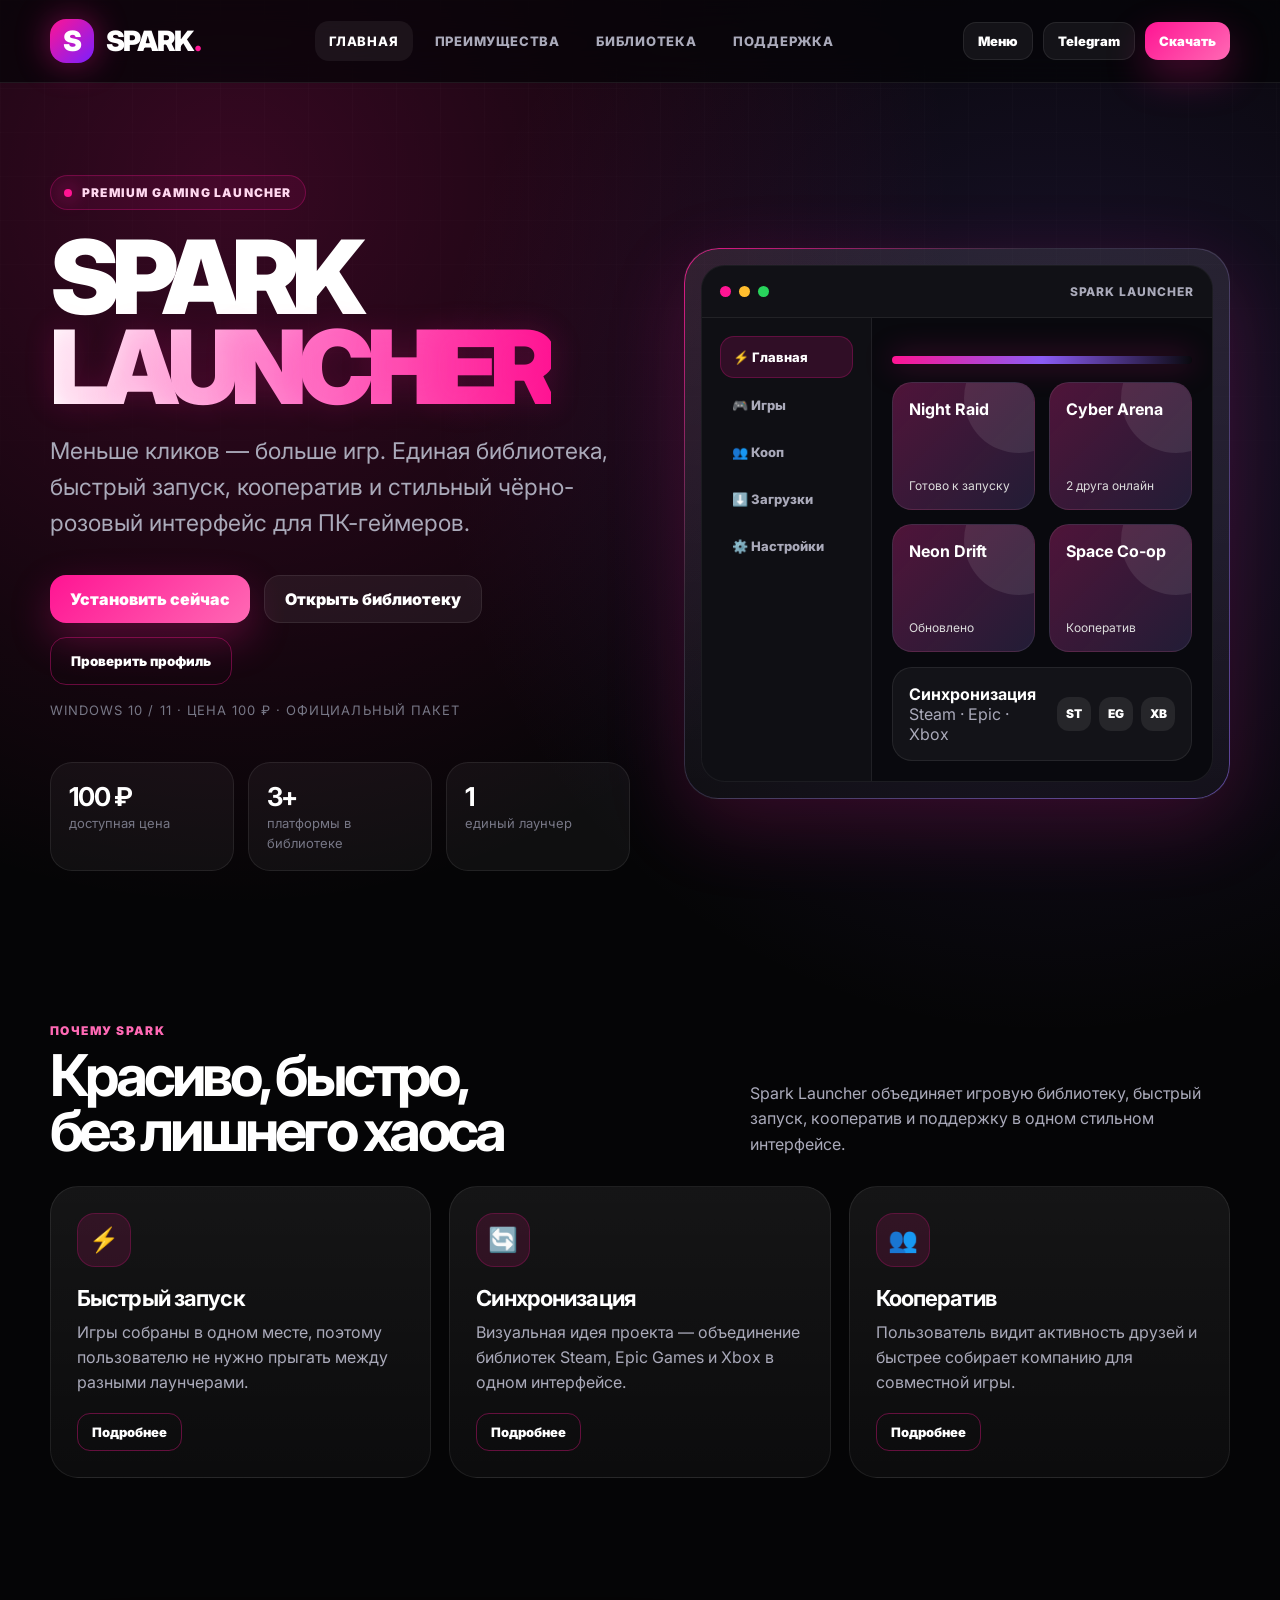
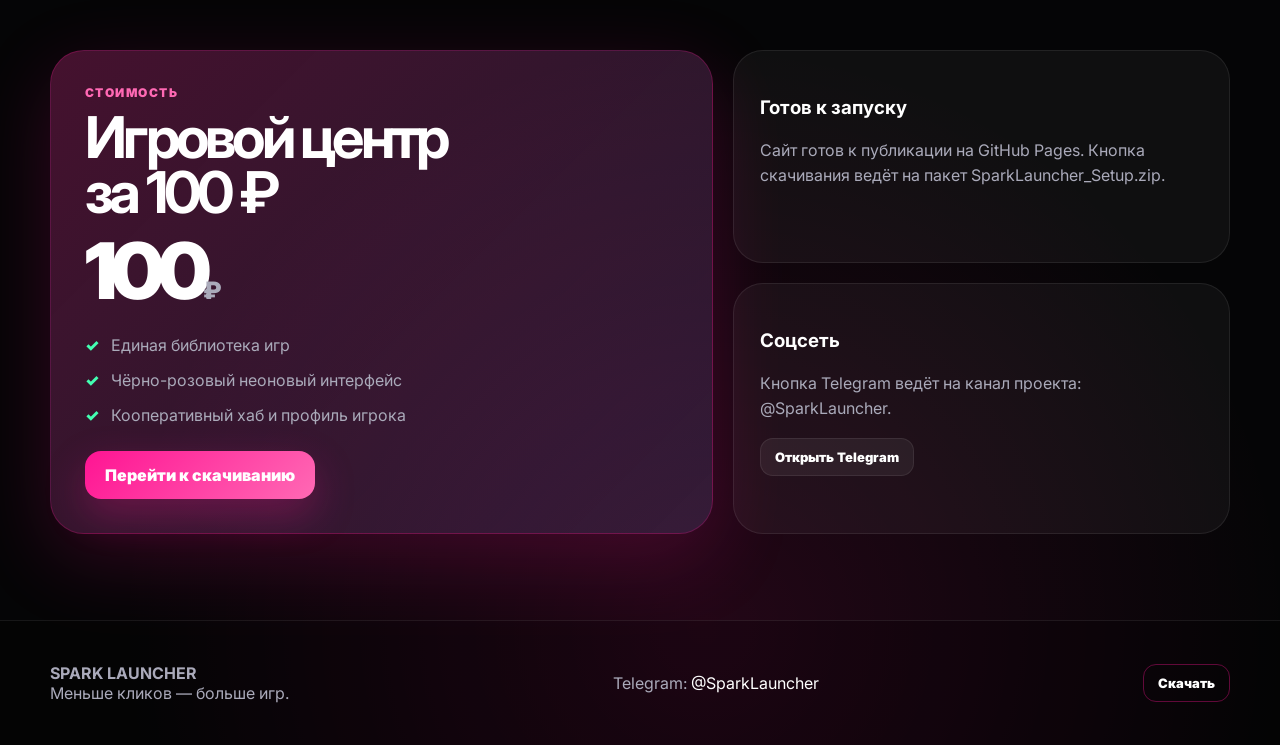
<file: index.html>
<!DOCTYPE html>
<html lang="ru">
<head>
  <meta charset="UTF-8">
  <meta name="viewport" content="width=device-width, initial-scale=1.0">
  <title>Spark Launcher | Меньше кликов — больше игр</title>
  <meta name="description" content="Стильный игровой лаунчер для ПК с библиотекой, кооперативом и красивым неоновым интерфейсом.">
  <link rel="preconnect" href="https://fonts.googleapis.com">
  <link rel="preconnect" href="https://fonts.gstatic.com" crossorigin>
  <link href="https://fonts.googleapis.com/css2?family=Inter:wght@400;600;700;800;900&display=swap" rel="stylesheet">
  <link rel="stylesheet" href="assets/css/style.css">
</head>
<body>
  <nav class="nav">
    <div class="wrap nav-inner">
      <a class="logo" href="index.html" aria-label="Spark Launcher главная">
        <span class="logo-mark">S</span><span>SPARK<span class="logo-dot">.</span></span>
      </a>
      <div class="nav-links" data-menu>
        <a href="index.html">Главная</a>
        <a href="features.html">Преимущества</a>
        <a href="library.html">Библиотека</a>
        <a href="support.html">Поддержка</a>
      </div>
      <div class="nav-actions">
        <button class="btn btn-ghost btn-small mobile-toggle" data-menu-toggle type="button">Меню</button>
        <a class="btn btn-ghost btn-small desktop-only" href="https://t.me/SparkLauncher" target="_blank" rel="noopener">Telegram</a>
        <a class="btn btn-primary btn-small" href="download.html">Скачать</a>
      </div>
    </div>
  </nav>
  <main>
    <section class="hero">
      <div class="wrap hero-grid">
        <div class="fade-up">
          <div class="kicker">Premium Gaming Launcher</div>
          <h1>SPARK<br><span class="gradient-text">LAUNCHER</span></h1>
          <p class="lead">Меньше кликов — больше игр. Единая библиотека, быстрый запуск, кооператив и стильный чёрно-розовый интерфейс для ПК-геймеров.</p>
          <div class="hero-actions">
            <a class="btn btn-primary" href="downloads/SparkLauncher_Setup.zip" download data-download-toast>Установить сейчас</a>
            <a class="btn btn-ghost" href="library.html">Открыть библиотеку</a>
            <button class="btn btn-line" type="button" data-toast="Профиль игрока открыт в Spark Launcher.">Проверить профиль</button>
          </div>
          <p class="note">Windows 10 / 11 · цена 100 ₽ · официальный пакет</p>
          <div class="stats">
            <div class="stat"><strong>100 ₽</strong><span>доступная цена</span></div>
            <div class="stat"><strong>3+</strong><span>платформы в библиотеке</span></div>
            <div class="stat"><strong>1</strong><span>единый лаунчер</span></div>
          </div>
        </div>
        <div class="launcher-card fade-up delay-2" aria-label="Интерфейс Spark Launcher">
          <div class="window">
            <div class="window-top">
              <div class="dots"><i></i><i></i><i></i></div>
              <div class="window-title">Spark Launcher</div>
            </div>
            <div class="window-body">
              <aside class="side">
                <div class="side-item active">⚡ Главная</div>
                <div class="side-item">🎮 Игры</div>
                <div class="side-item">👥 Кооп</div>
                <div class="side-item">⬇️ Загрузки</div>
                <div class="side-item">⚙️ Настройки</div>
              </aside>
              <div class="main-panel">
                <div class="neon-line"></div>
                <div class="game-grid">
                  <div class="game-card"><b>Night Raid</b><span>Готово к запуску</span></div>
                  <div class="game-card"><b>Cyber Arena</b><span>2 друга онлайн</span></div>
                  <div class="game-card"><b>Neon Drift</b><span>Обновлено</span></div>
                  <div class="game-card"><b>Space Co-op</b><span>Кооператив</span></div>
                </div>
                <div class="sync-box">
                  <div><b>Синхронизация</b><br><span style="color:var(--muted)">Steam · Epic · Xbox</span></div>
                  <div class="sync-icons"><i>ST</i><i>EG</i><i>XB</i></div>
                </div>
              </div>
            </div>
          </div>
        </div>
      </div>
    </section>

    <section class="section" id="features-preview">
      <div class="wrap">
        <div class="section-head">
          <div>
            <div class="eyebrow">Почему Spark</div>
            <h2>Красиво, быстро,<br>без лишнего хаоса</h2>
          </div>
          <p>Spark Launcher объединяет игровую библиотеку, быстрый запуск, кооператив и поддержку в одном стильном интерфейсе.</p>
        </div>
        <div class="cards">
          <article class="card">
            <div class="icon">⚡</div>
            <h3>Быстрый запуск</h3>
            <p>Игры собраны в одном месте, поэтому пользователю не нужно прыгать между разными лаунчерами.</p>
            <a class="btn btn-line btn-small" href="features.html#speed">Подробнее</a>
          </article>
          <article class="card">
            <div class="icon">🔄</div>
            <h3>Синхронизация</h3>
            <p>Визуальная идея проекта — объединение библиотек Steam, Epic Games и Xbox в одном интерфейсе.</p>
            <a class="btn btn-line btn-small" href="features.html#sync">Подробнее</a>
          </article>
          <article class="card">
            <div class="icon">👥</div>
            <h3>Кооператив</h3>
            <p>Пользователь видит активность друзей и быстрее собирает компанию для совместной игры.</p>
            <a class="btn btn-line btn-small" href="features.html#coop">Подробнее</a>
          </article>
        </div>
      </div>
    </section>

    <section class="section">
      <div class="wrap price-panel">
        <div class="price-card">
          <div class="eyebrow">Стоимость</div>
          <h2>Игровой центр<br>за 100 ₽</h2>
          <div class="price">100<small> ₽</small></div>
          <div class="list">
            <div><span class="check">✓</span><span>Единая библиотека игр</span></div>
            <div><span class="check">✓</span><span>Чёрно-розовый неоновый интерфейс</span></div>
            <div><span class="check">✓</span><span>Кооперативный хаб и профиль игрока</span></div>
          </div>
          <a class="btn btn-primary" href="download.html">Перейти к скачиванию</a>
        </div>
        <div class="mini-panels">
          <div class="mini-panel">
            <h3>Готов к запуску</h3>
            <p style="color:var(--muted);line-height:1.6">Сайт готов к публикации на GitHub Pages. Кнопка скачивания ведёт на пакет SparkLauncher_Setup.zip.</p>
          </div>
          <div class="mini-panel">
            <h3>Соцсеть</h3>
            <p style="color:var(--muted);line-height:1.6">Кнопка Telegram ведёт на канал проекта: @SparkLauncher.</p>
            <a class="btn btn-ghost btn-small" href="https://t.me/SparkLauncher" target="_blank" rel="noopener">Открыть Telegram</a>
          </div>
        </div>
      </div>
    </section>
  </main>

  <footer class="footer">
    <div class="wrap footer-grid">
      <div><b>SPARK LAUNCHER</b><br><span>Меньше кликов — больше игр.</span></div>
      <div>Telegram: <a href="https://t.me/SparkLauncher" target="_blank" rel="noopener">@SparkLauncher</a></div>
      <a href="download.html" class="btn btn-line btn-small">Скачать</a>
    </div>
  </footer>
  <div class="toast" role="status" aria-live="polite"></div>
  <script src="assets/js/main.js"></script>
</body>
</html>
</file>
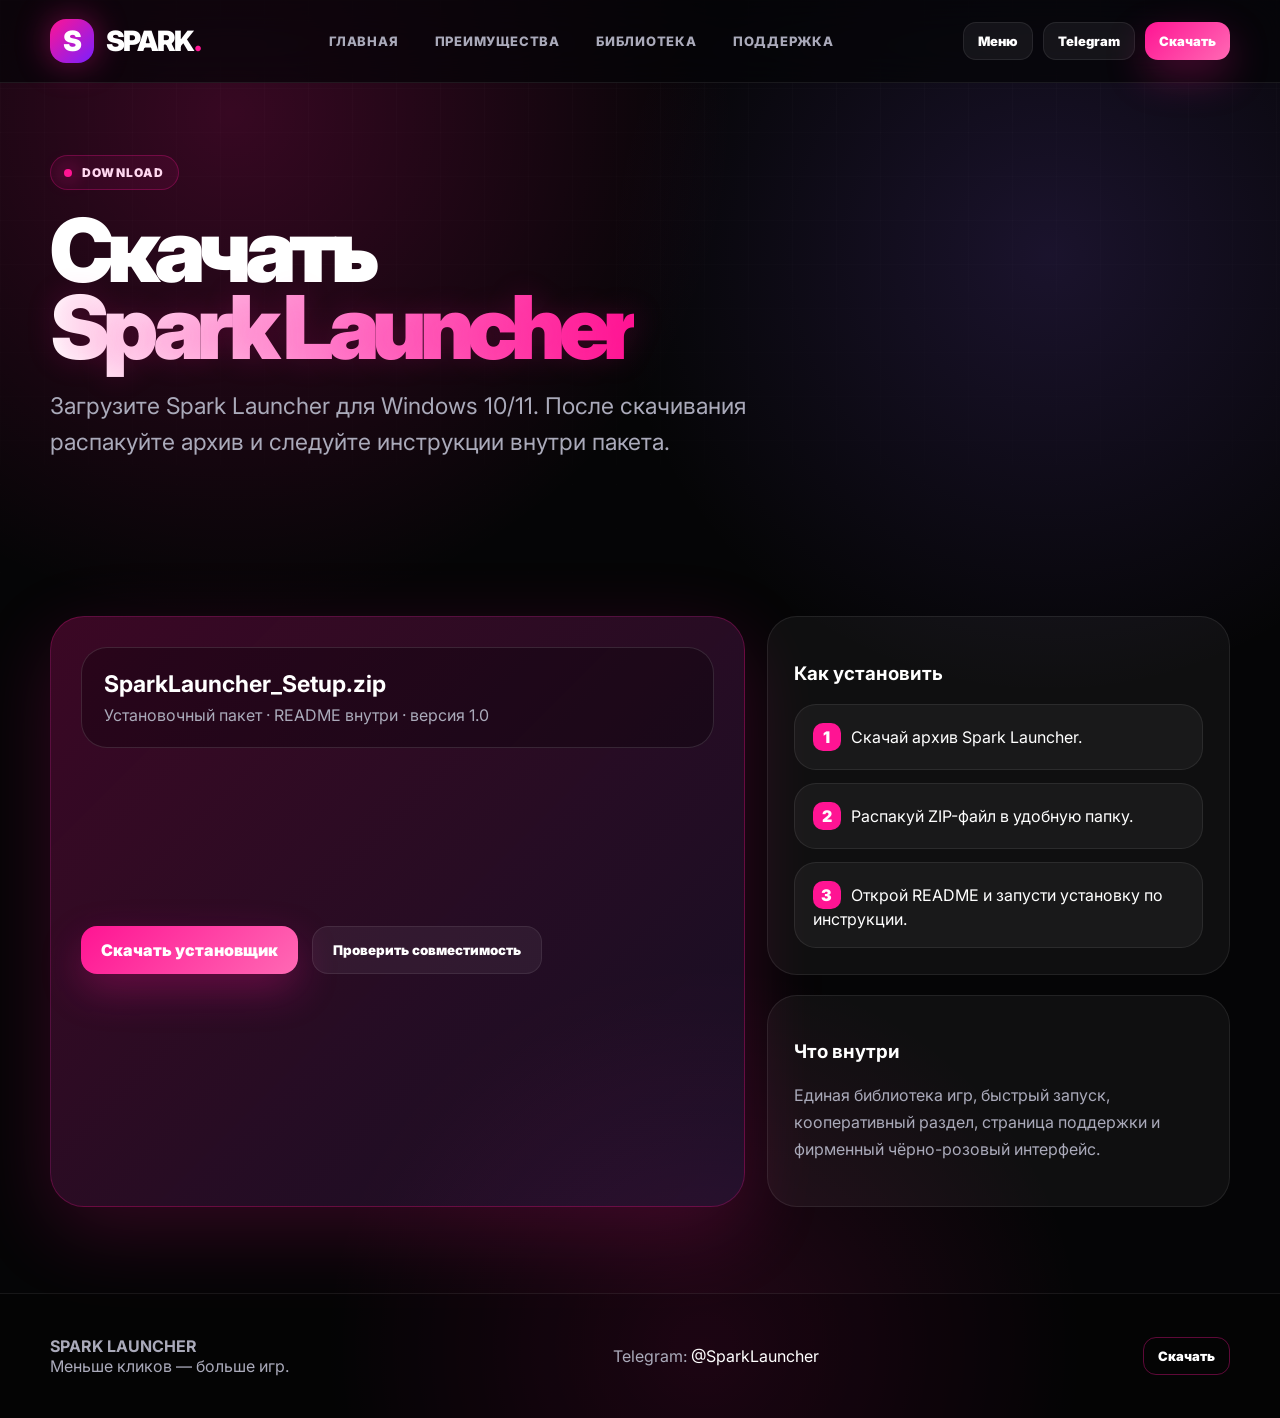
<file: download.html>
<!DOCTYPE html>
<html lang="ru">
<head>
  <meta charset="UTF-8">
  <meta name="viewport" content="width=device-width, initial-scale=1.0">
  <title>Скачать | Spark Launcher</title>
  <meta name="description" content="Скачать установочный пакет Spark Launcher для Windows 10/11.">
  <link rel="preconnect" href="https://fonts.googleapis.com">
  <link rel="preconnect" href="https://fonts.gstatic.com" crossorigin>
  <link href="https://fonts.googleapis.com/css2?family=Inter:wght@400;600;700;800;900&display=swap" rel="stylesheet">
  <link rel="stylesheet" href="assets/css/style.css">
</head>
<body>
  <nav class="nav">
    <div class="wrap nav-inner">
      <a class="logo" href="index.html" aria-label="Spark Launcher главная">
        <span class="logo-mark">S</span><span>SPARK<span class="logo-dot">.</span></span>
      </a>
      <div class="nav-links" data-menu>
        <a href="index.html">Главная</a>
        <a href="features.html">Преимущества</a>
        <a href="library.html">Библиотека</a>
        <a href="support.html">Поддержка</a>
      </div>
      <div class="nav-actions">
        <button class="btn btn-ghost btn-small mobile-toggle" data-menu-toggle type="button">Меню</button>
        <a class="btn btn-ghost btn-small desktop-only" href="https://t.me/SparkLauncher" target="_blank" rel="noopener">Telegram</a>
        <a class="btn btn-primary btn-small" href="download.html">Скачать</a>
      </div>
    </div>
  </nav>
  <main>
    <section class="page-hero">
      <div class="wrap">
        <div class="kicker">Download</div>
        <h1>Скачать<br><span class="gradient-text">Spark Launcher</span></h1>
        <p class="lead">Загрузите Spark Launcher для Windows 10/11. После скачивания распакуйте архив и следуйте инструкции внутри пакета.</p>
      </div>
    </section>
    <section class="section">
      <div class="wrap download-box">
        <div class="download-visual">
          <div>
            <div class="file-card">
              <b>SparkLauncher_Setup.zip</b>
              <span style="color:var(--muted)">Установочный пакет · README внутри · версия 1.0</span>
            </div>
          </div>
          <div class="hero-actions">
            <a class="btn btn-primary" href="downloads/SparkLauncher_Setup.zip" download data-download-toast>Скачать установщик</a>
            <button class="btn btn-ghost" type="button" data-check-compat>Проверить совместимость</button>
          </div>
          <p data-compat-result style="color:var(--muted);min-height:24px;margin:0"></p>
        </div>
        <div class="mini-panels">
          <div class="mini-panel">
            <h3>Как установить</h3>
            <div class="steps">
              <div class="step">Скачай архив Spark Launcher.</div>
              <div class="step">Распакуй ZIP-файл в удобную папку.</div>
              <div class="step">Открой README и запусти установку по инструкции.</div>
            </div>
          </div>
          <div class="mini-panel">
            <h3>Что внутри</h3>
            <p style="color:var(--muted);line-height:1.7">Единая библиотека игр, быстрый запуск, кооперативный раздел, страница поддержки и фирменный чёрно-розовый интерфейс.</p>
          </div>
        </div>
      </div>
    </section>
  </main>

  <footer class="footer">
    <div class="wrap footer-grid">
      <div><b>SPARK LAUNCHER</b><br><span>Меньше кликов — больше игр.</span></div>
      <div>Telegram: <a href="https://t.me/SparkLauncher" target="_blank" rel="noopener">@SparkLauncher</a></div>
      <a href="download.html" class="btn btn-line btn-small">Скачать</a>
    </div>
  </footer>
  <div class="toast" role="status" aria-live="polite"></div>
  <script src="assets/js/main.js"></script>
</body>
</html>
</file>
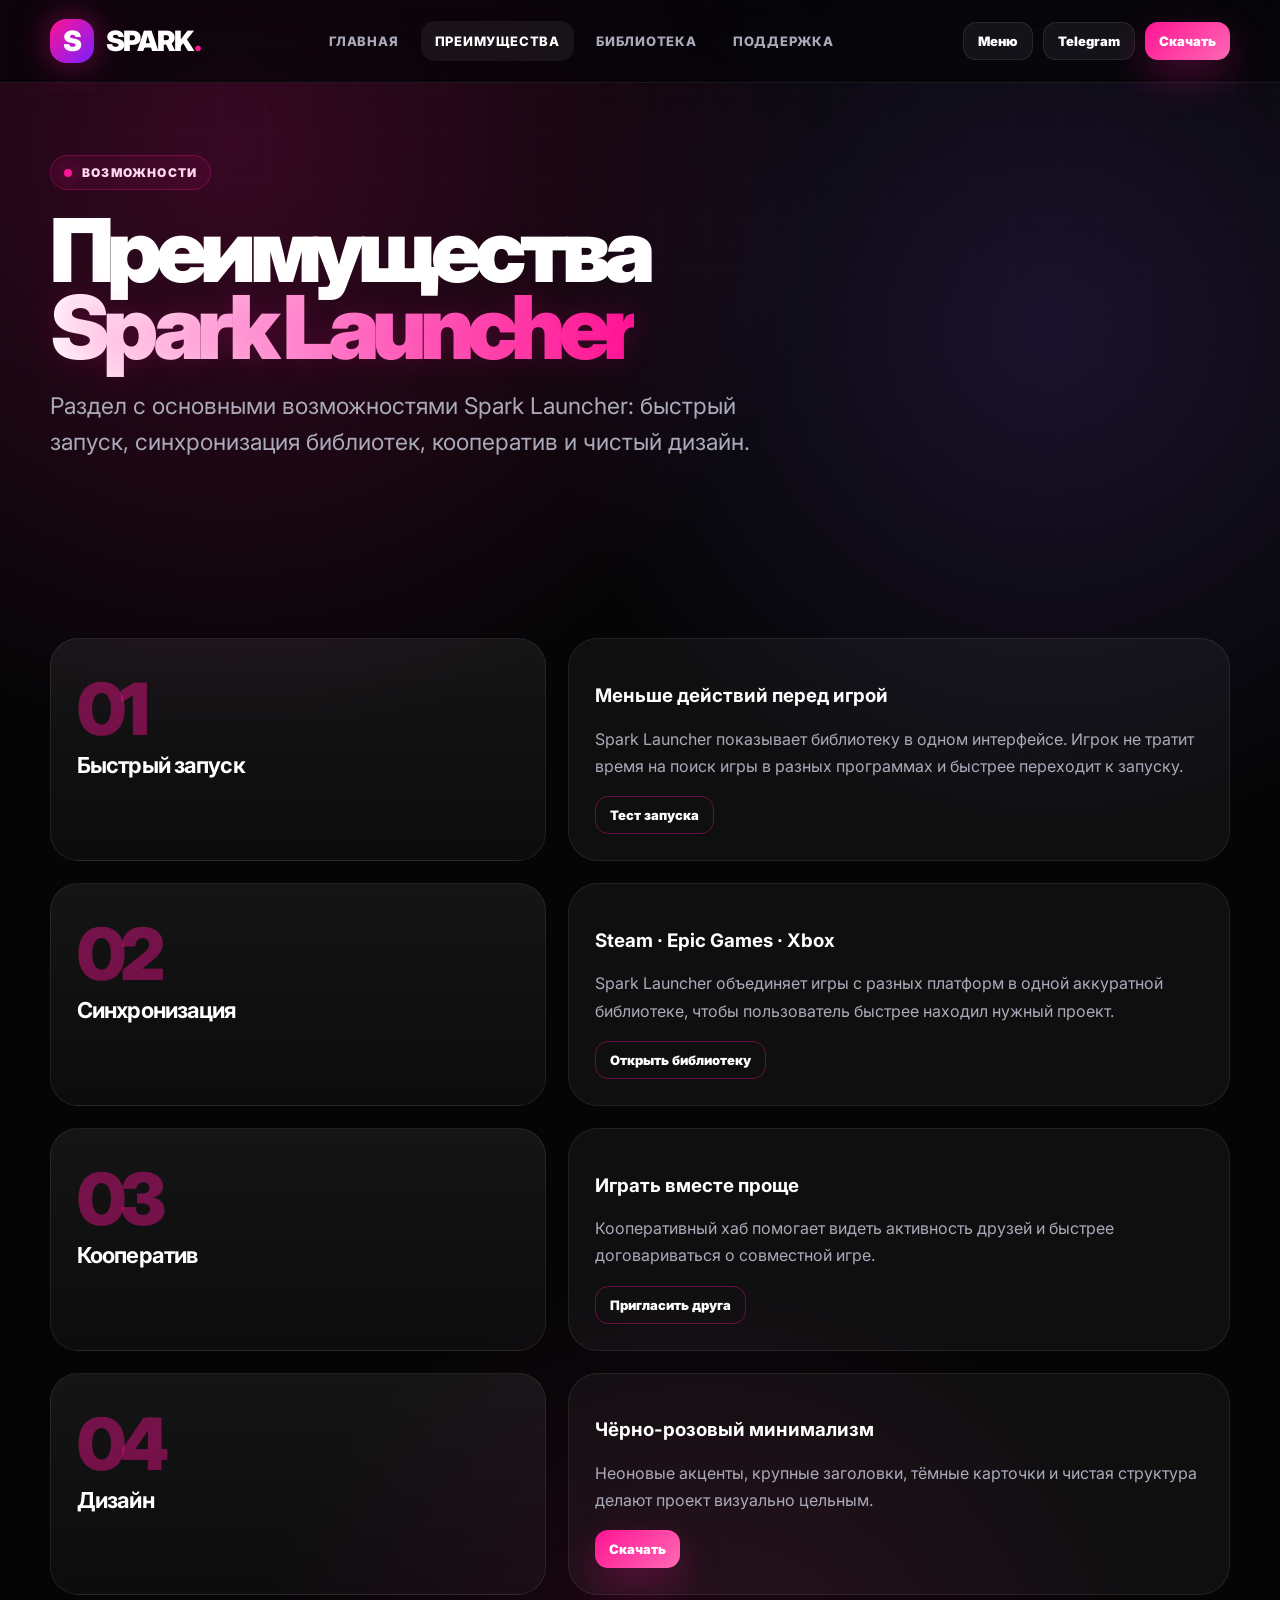
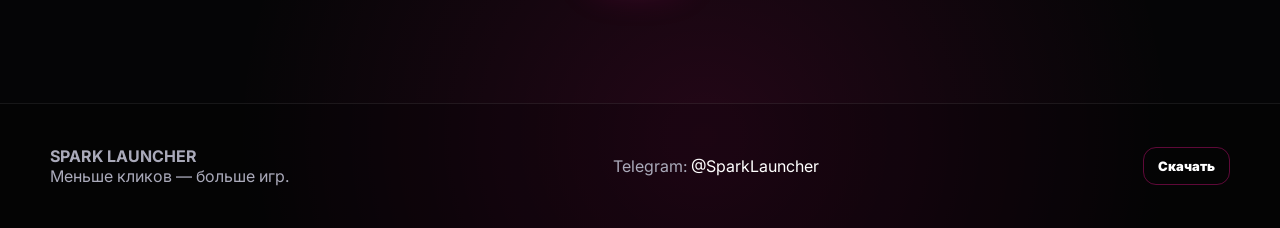
<file: features.html>
<!DOCTYPE html>
<html lang="ru">
<head>
  <meta charset="UTF-8">
  <meta name="viewport" content="width=device-width, initial-scale=1.0">
  <title>Преимущества | Spark Launcher</title>
  <meta name="description" content="Преимущества Spark Launcher: быстрый запуск, синхронизация, кооператив и чистый дизайн.">
  <link rel="preconnect" href="https://fonts.googleapis.com">
  <link rel="preconnect" href="https://fonts.gstatic.com" crossorigin>
  <link href="https://fonts.googleapis.com/css2?family=Inter:wght@400;600;700;800;900&display=swap" rel="stylesheet">
  <link rel="stylesheet" href="assets/css/style.css">
</head>
<body>
  <nav class="nav">
    <div class="wrap nav-inner">
      <a class="logo" href="index.html" aria-label="Spark Launcher главная">
        <span class="logo-mark">S</span><span>SPARK<span class="logo-dot">.</span></span>
      </a>
      <div class="nav-links" data-menu>
        <a href="index.html">Главная</a>
        <a href="features.html">Преимущества</a>
        <a href="library.html">Библиотека</a>
        <a href="support.html">Поддержка</a>
      </div>
      <div class="nav-actions">
        <button class="btn btn-ghost btn-small mobile-toggle" data-menu-toggle type="button">Меню</button>
        <a class="btn btn-ghost btn-small desktop-only" href="https://t.me/SparkLauncher" target="_blank" rel="noopener">Telegram</a>
        <a class="btn btn-primary btn-small" href="download.html">Скачать</a>
      </div>
    </div>
  </nav>
  <main>
    <section class="page-hero">
      <div class="wrap">
        <div class="kicker">Возможности</div>
        <h1>Преимущества<br><span class="gradient-text">Spark Launcher</span></h1>
        <p class="lead">Раздел с основными возможностями Spark Launcher: быстрый запуск, синхронизация библиотек, кооператив и чистый дизайн.</p>
      </div>
    </section>
    <section class="section">
      <div class="wrap">
        <div class="feature-row" id="speed">
          <div class="card"><div class="feature-number">01</div><h3>Быстрый запуск</h3></div>
          <div class="feature-content"><h3>Меньше действий перед игрой</h3><p style="color:var(--muted);line-height:1.7">Spark Launcher показывает библиотеку в одном интерфейсе. Игрок не тратит время на поиск игры в разных программах и быстрее переходит к запуску.</p><button class="btn btn-line btn-small" type="button" data-toast="Тест быстрого запуска успешно выполнен.">Тест запуска</button></div>
        </div>
        <div class="feature-row" id="sync">
          <div class="card"><div class="feature-number">02</div><h3>Синхронизация</h3></div>
          <div class="feature-content"><h3>Steam · Epic Games · Xbox</h3><p style="color:var(--muted);line-height:1.7">Spark Launcher объединяет игры с разных платформ в одной аккуратной библиотеке, чтобы пользователь быстрее находил нужный проект.</p><a class="btn btn-line btn-small" href="library.html">Открыть библиотеку</a></div>
        </div>
        <div class="feature-row" id="coop">
          <div class="card"><div class="feature-number">03</div><h3>Кооператив</h3></div>
          <div class="feature-content"><h3>Играть вместе проще</h3><p style="color:var(--muted);line-height:1.7">Кооперативный хаб помогает видеть активность друзей и быстрее договариваться о совместной игре.</p><button class="btn btn-line btn-small" type="button" data-toast="Приглашение другу отправлено.">Пригласить друга</button></div>
        </div>
        <div class="feature-row" id="design">
          <div class="card"><div class="feature-number">04</div><h3>Дизайн</h3></div>
          <div class="feature-content"><h3>Чёрно-розовый минимализм</h3><p style="color:var(--muted);line-height:1.7">Неоновые акценты, крупные заголовки, тёмные карточки и чистая структура делают проект визуально цельным.</p><a class="btn btn-primary btn-small" href="download.html">Скачать</a></div>
        </div>
      </div>
    </section>
  </main>

  <footer class="footer">
    <div class="wrap footer-grid">
      <div><b>SPARK LAUNCHER</b><br><span>Меньше кликов — больше игр.</span></div>
      <div>Telegram: <a href="https://t.me/SparkLauncher" target="_blank" rel="noopener">@SparkLauncher</a></div>
      <a href="download.html" class="btn btn-line btn-small">Скачать</a>
    </div>
  </footer>
  <div class="toast" role="status" aria-live="polite"></div>
  <script src="assets/js/main.js"></script>
</body>
</html>
</file>
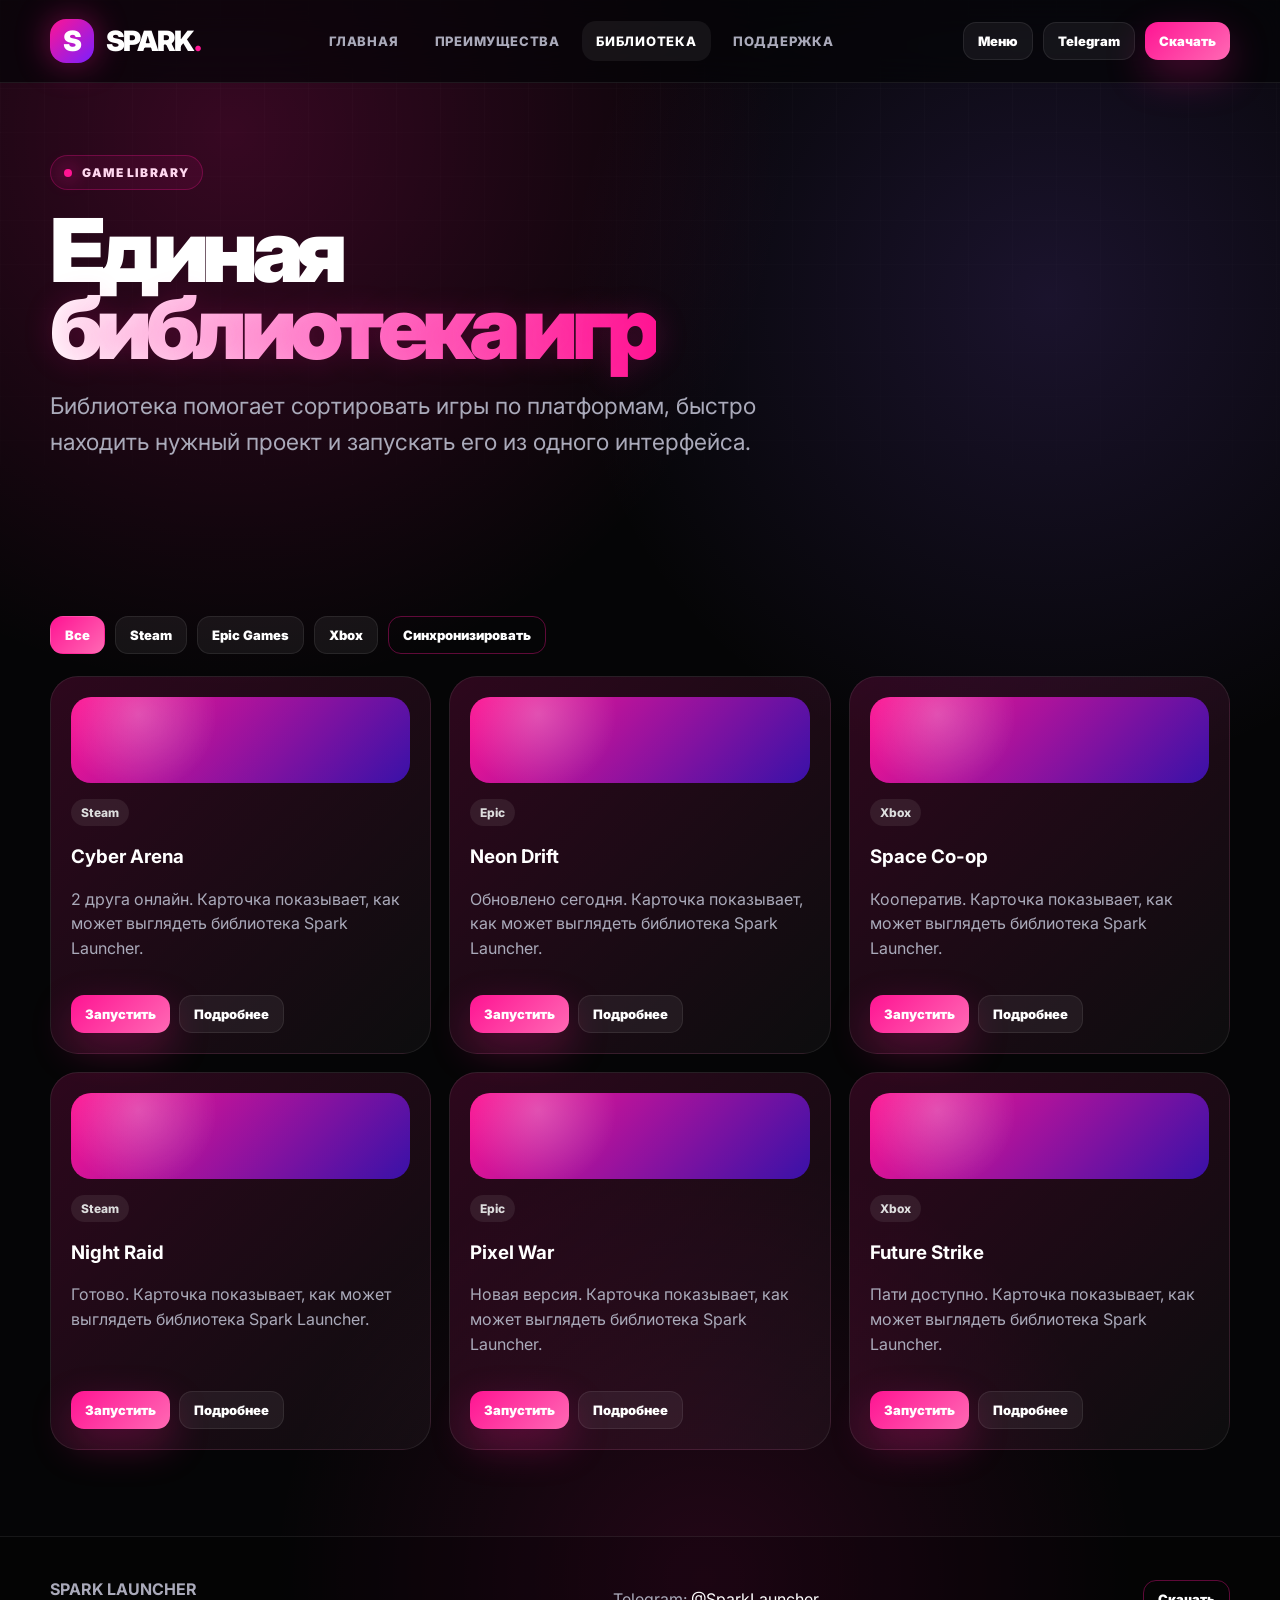
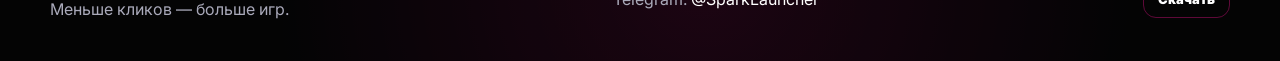
<file: library.html>
<!DOCTYPE html>
<html lang="ru">
<head>
  <meta charset="UTF-8">
  <meta name="viewport" content="width=device-width, initial-scale=1.0">
  <title>Библиотека | Spark Launcher</title>
  <meta name="description" content="Библиотека Spark Launcher с фильтрами Steam, Epic Games и Xbox.">
  <link rel="preconnect" href="https://fonts.googleapis.com">
  <link rel="preconnect" href="https://fonts.gstatic.com" crossorigin>
  <link href="https://fonts.googleapis.com/css2?family=Inter:wght@400;600;700;800;900&display=swap" rel="stylesheet">
  <link rel="stylesheet" href="assets/css/style.css">
</head>
<body>
  <nav class="nav">
    <div class="wrap nav-inner">
      <a class="logo" href="index.html" aria-label="Spark Launcher главная">
        <span class="logo-mark">S</span><span>SPARK<span class="logo-dot">.</span></span>
      </a>
      <div class="nav-links" data-menu>
        <a href="index.html">Главная</a>
        <a href="features.html">Преимущества</a>
        <a href="library.html">Библиотека</a>
        <a href="support.html">Поддержка</a>
      </div>
      <div class="nav-actions">
        <button class="btn btn-ghost btn-small mobile-toggle" data-menu-toggle type="button">Меню</button>
        <a class="btn btn-ghost btn-small desktop-only" href="https://t.me/SparkLauncher" target="_blank" rel="noopener">Telegram</a>
        <a class="btn btn-primary btn-small" href="download.html">Скачать</a>
      </div>
    </div>
  </nav>
  <main>
    <section class="page-hero">
      <div class="wrap">
        <div class="kicker">Game Library</div>
        <h1>Единая<br><span class="gradient-text">библиотека игр</span></h1>
        <p class="lead">Библиотека помогает сортировать игры по платформам, быстро находить нужный проект и запускать его из одного интерфейса.</p>
      </div>
    </section>
    <section class="section">
      <div class="wrap">
        <div class="filters">
          <button class="btn btn-ghost btn-small filter-btn active" type="button" data-filter="all">Все</button>
          <button class="btn btn-ghost btn-small filter-btn" type="button" data-filter="steam">Steam</button>
          <button class="btn btn-ghost btn-small filter-btn" type="button" data-filter="epic">Epic Games</button>
          <button class="btn btn-ghost btn-small filter-btn" type="button" data-filter="xbox">Xbox</button>
          <button class="btn btn-line btn-small" type="button" data-toast="Синхронизация библиотек выполнена.">Синхронизировать</button>
        </div>
        <div class="library-grid"><article class="library-game" data-platform="steam">
      <div><div class="cover"></div><span class="tag">Steam</span><h3>Cyber Arena</h3><p style="color:var(--muted);line-height:1.55">2 друга онлайн. Карточка показывает, как может выглядеть библиотека Spark Launcher.</p></div>
      <div class="game-actions"><button class="btn btn-primary btn-small" type="button" data-toast="Cyber Arena запускается через Spark Launcher.">Запустить</button><button class="btn btn-ghost btn-small" type="button" data-toast="Открыта карточка игры Cyber Arena.">Подробнее</button></div>
    </article><article class="library-game" data-platform="epic">
      <div><div class="cover"></div><span class="tag">Epic</span><h3>Neon Drift</h3><p style="color:var(--muted);line-height:1.55">Обновлено сегодня. Карточка показывает, как может выглядеть библиотека Spark Launcher.</p></div>
      <div class="game-actions"><button class="btn btn-primary btn-small" type="button" data-toast="Neon Drift запускается через Spark Launcher.">Запустить</button><button class="btn btn-ghost btn-small" type="button" data-toast="Открыта карточка игры Neon Drift.">Подробнее</button></div>
    </article><article class="library-game" data-platform="xbox">
      <div><div class="cover"></div><span class="tag">Xbox</span><h3>Space Co-op</h3><p style="color:var(--muted);line-height:1.55">Кооператив. Карточка показывает, как может выглядеть библиотека Spark Launcher.</p></div>
      <div class="game-actions"><button class="btn btn-primary btn-small" type="button" data-toast="Space Co-op запускается через Spark Launcher.">Запустить</button><button class="btn btn-ghost btn-small" type="button" data-toast="Открыта карточка игры Space Co-op.">Подробнее</button></div>
    </article><article class="library-game" data-platform="steam">
      <div><div class="cover"></div><span class="tag">Steam</span><h3>Night Raid</h3><p style="color:var(--muted);line-height:1.55">Готово. Карточка показывает, как может выглядеть библиотека Spark Launcher.</p></div>
      <div class="game-actions"><button class="btn btn-primary btn-small" type="button" data-toast="Night Raid запускается через Spark Launcher.">Запустить</button><button class="btn btn-ghost btn-small" type="button" data-toast="Открыта карточка игры Night Raid.">Подробнее</button></div>
    </article><article class="library-game" data-platform="epic">
      <div><div class="cover"></div><span class="tag">Epic</span><h3>Pixel War</h3><p style="color:var(--muted);line-height:1.55">Новая версия. Карточка показывает, как может выглядеть библиотека Spark Launcher.</p></div>
      <div class="game-actions"><button class="btn btn-primary btn-small" type="button" data-toast="Pixel War запускается через Spark Launcher.">Запустить</button><button class="btn btn-ghost btn-small" type="button" data-toast="Открыта карточка игры Pixel War.">Подробнее</button></div>
    </article><article class="library-game" data-platform="xbox">
      <div><div class="cover"></div><span class="tag">Xbox</span><h3>Future Strike</h3><p style="color:var(--muted);line-height:1.55">Пати доступно. Карточка показывает, как может выглядеть библиотека Spark Launcher.</p></div>
      <div class="game-actions"><button class="btn btn-primary btn-small" type="button" data-toast="Future Strike запускается через Spark Launcher.">Запустить</button><button class="btn btn-ghost btn-small" type="button" data-toast="Открыта карточка игры Future Strike.">Подробнее</button></div>
    </article></div>
      </div>
    </section>
  </main>

  <footer class="footer">
    <div class="wrap footer-grid">
      <div><b>SPARK LAUNCHER</b><br><span>Меньше кликов — больше игр.</span></div>
      <div>Telegram: <a href="https://t.me/SparkLauncher" target="_blank" rel="noopener">@SparkLauncher</a></div>
      <a href="download.html" class="btn btn-line btn-small">Скачать</a>
    </div>
  </footer>
  <div class="toast" role="status" aria-live="polite"></div>
  <script src="assets/js/main.js"></script>
</body>
</html>
</file>
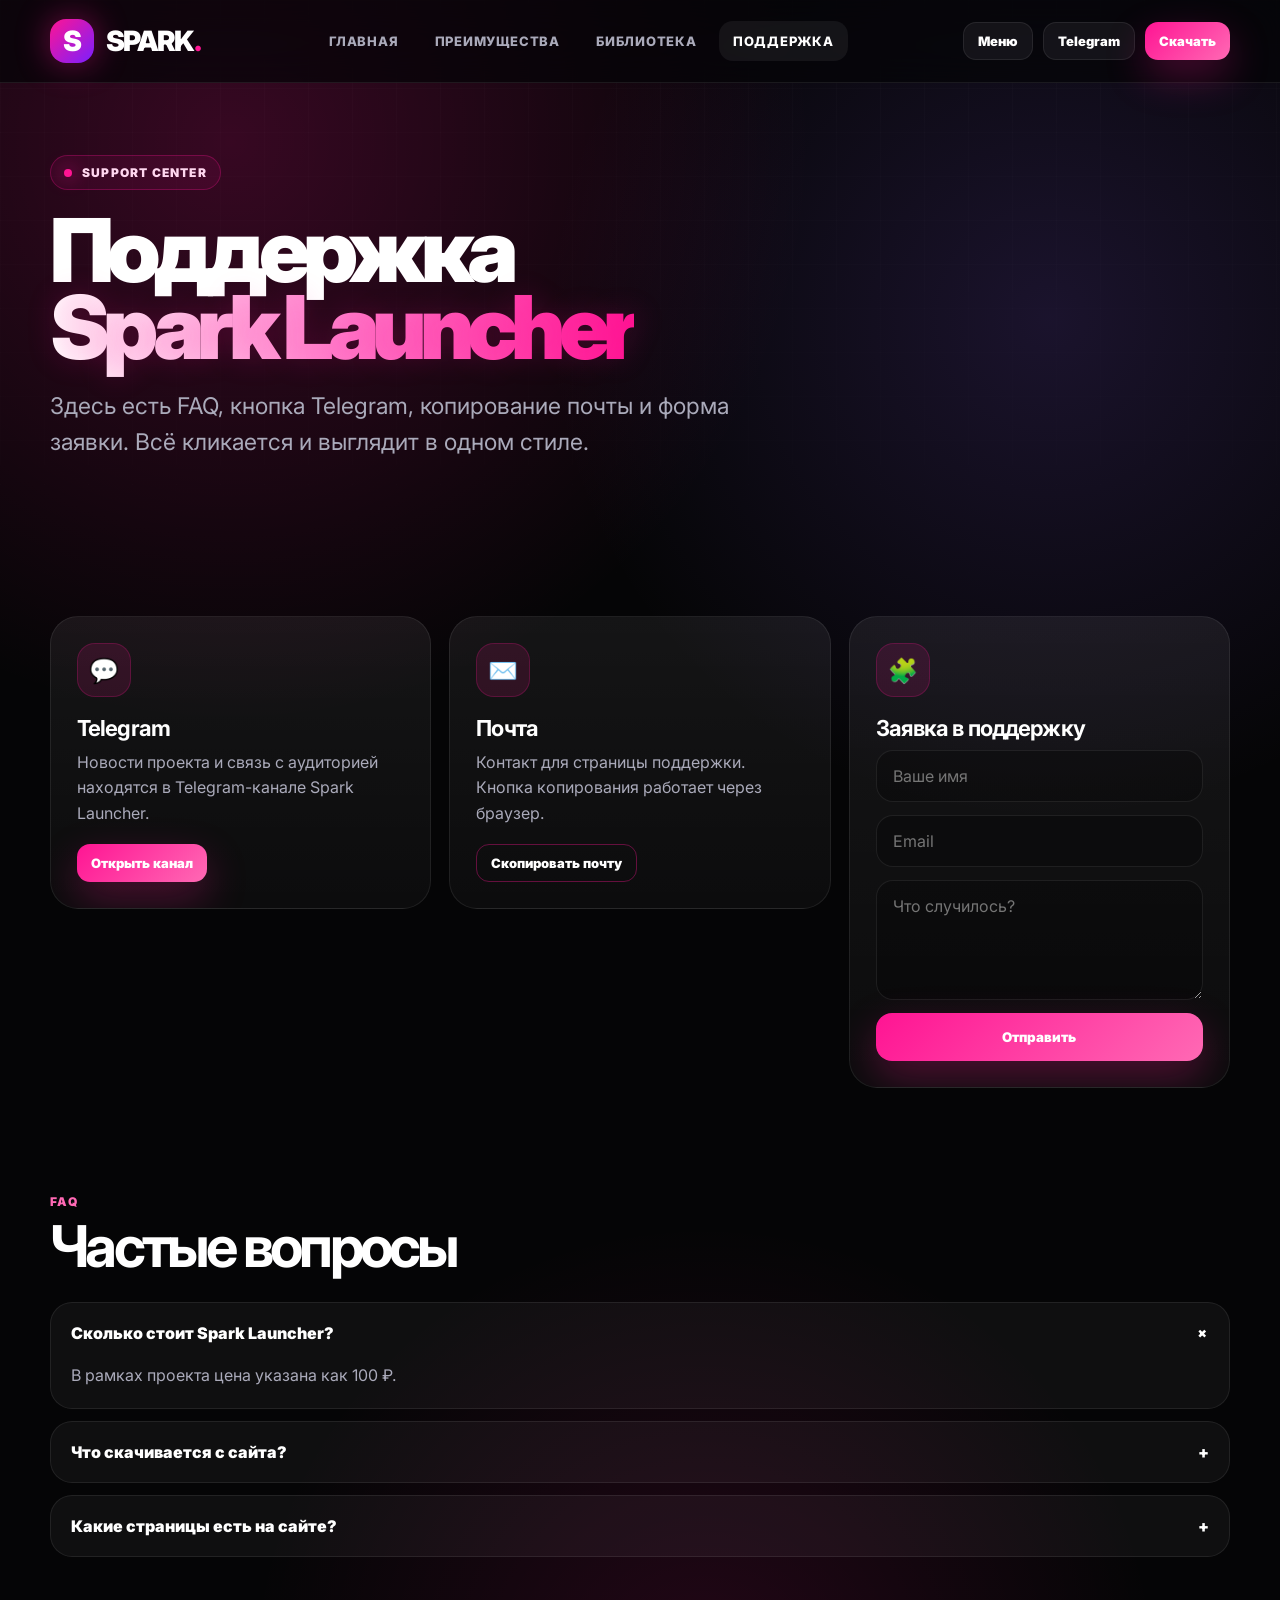
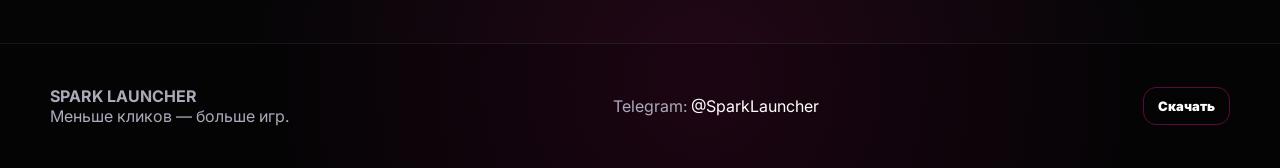
<file: support.html>
<!DOCTYPE html>
<html lang="ru">
<head>
  <meta charset="UTF-8">
  <meta name="viewport" content="width=device-width, initial-scale=1.0">
  <title>Поддержка | Spark Launcher</title>
  <meta name="description" content="Страница поддержки Spark Launcher с FAQ, Telegram и формой обратной связи.">
  <link rel="preconnect" href="https://fonts.googleapis.com">
  <link rel="preconnect" href="https://fonts.gstatic.com" crossorigin>
  <link href="https://fonts.googleapis.com/css2?family=Inter:wght@400;600;700;800;900&display=swap" rel="stylesheet">
  <link rel="stylesheet" href="assets/css/style.css">
</head>
<body>
  <nav class="nav">
    <div class="wrap nav-inner">
      <a class="logo" href="index.html" aria-label="Spark Launcher главная">
        <span class="logo-mark">S</span><span>SPARK<span class="logo-dot">.</span></span>
      </a>
      <div class="nav-links" data-menu>
        <a href="index.html">Главная</a>
        <a href="features.html">Преимущества</a>
        <a href="library.html">Библиотека</a>
        <a href="support.html">Поддержка</a>
      </div>
      <div class="nav-actions">
        <button class="btn btn-ghost btn-small mobile-toggle" data-menu-toggle type="button">Меню</button>
        <a class="btn btn-ghost btn-small desktop-only" href="https://t.me/SparkLauncher" target="_blank" rel="noopener">Telegram</a>
        <a class="btn btn-primary btn-small" href="download.html">Скачать</a>
      </div>
    </div>
  </nav>
  <main>
    <section class="page-hero">
      <div class="wrap">
        <div class="kicker">Support Center</div>
        <h1>Поддержка<br><span class="gradient-text">Spark Launcher</span></h1>
        <p class="lead">Здесь есть FAQ, кнопка Telegram, копирование почты и форма заявки. Всё кликается и выглядит в одном стиле.</p>
      </div>
    </section>
    <section class="section">
      <div class="wrap cards" style="align-items:start">
        <div class="card">
          <div class="icon">💬</div>
          <h3>Telegram</h3>
          <p>Новости проекта и связь с аудиторией находятся в Telegram-канале Spark Launcher.</p>
          <a class="btn btn-primary btn-small" href="https://t.me/SparkLauncher" target="_blank" rel="noopener">Открыть канал</a>
        </div>
        <div class="card">
          <div class="icon">✉️</div>
          <h3>Почта</h3>
          <p>Контакт для страницы поддержки. Кнопка копирования работает через браузер.</p>
          <button class="btn btn-line btn-small" type="button" data-copy="support@spark-launcher.demo">Скопировать почту</button>
        </div>
        <div class="card">
          <div class="icon">🧩</div>
          <h3>Заявка в поддержку</h3>
          <form class="form" data-support-form>
            <input class="input" required placeholder="Ваше имя">
            <input class="input" required type="email" placeholder="Email">
            <textarea class="textarea" required placeholder="Что случилось?"></textarea>
            <button class="btn btn-primary" type="submit">Отправить</button>
          </form>
        </div>
      </div>
    </section>
    <section class="section" style="padding-top:20px">
      <div class="wrap">
        <div class="section-head">
          <div><div class="eyebrow">FAQ</div><h2>Частые вопросы</h2></div>
        </div>
        <div class="faq">
          <div class="faq-item open"><button class="faq-q" type="button">Сколько стоит Spark Launcher? <span>+</span></button><div class="faq-a">В рамках проекта цена указана как 100 ₽.</div></div>
          <div class="faq-item"><button class="faq-q" type="button">Что скачивается с сайта? <span>+</span></button><div class="faq-a">Скачивается ZIP-пакет Spark Launcher с инструкцией по установке и запуску.</div></div>
          <div class="faq-item"><button class="faq-q" type="button">Какие страницы есть на сайте? <span>+</span></button><div class="faq-a">Главная, преимущества, библиотека, поддержка и страница скачивания.</div></div>
        </div>
      </div>
    </section>
  </main>

  <footer class="footer">
    <div class="wrap footer-grid">
      <div><b>SPARK LAUNCHER</b><br><span>Меньше кликов — больше игр.</span></div>
      <div>Telegram: <a href="https://t.me/SparkLauncher" target="_blank" rel="noopener">@SparkLauncher</a></div>
      <a href="download.html" class="btn btn-line btn-small">Скачать</a>
    </div>
  </footer>
  <div class="toast" role="status" aria-live="polite"></div>
  <script src="assets/js/main.js"></script>
</body>
</html>
</file>
<file: assets/css/style.css>
:root{
  --bg:#050506;
  --bg-2:#090910;
  --panel:#111118;
  --panel-2:#171721;
  --line:rgba(255,255,255,.08);
  --text:#fff;
  --muted:#aaaaba;
  --muted-2:#777786;
  --pink:#ff1493;
  --pink-2:#ff69b4;
  --pink-3:#ff2daa;
  --purple:#8b5cf6;
  --ok:#43ffb2;
  --shadow:0 24px 80px rgba(255,20,147,.18);
  --radius:28px;
}

*{box-sizing:border-box}
html{scroll-behavior:smooth}
body{
  margin:0;
  font-family:Inter,Arial,sans-serif;
  color:var(--text);
  background:
    radial-gradient(circle at 18% 8%, rgba(255,20,147,.20), transparent 30%),
    radial-gradient(circle at 82% 18%, rgba(139,92,246,.16), transparent 28%),
    radial-gradient(circle at 55% 95%, rgba(255,20,147,.12), transparent 25%),
    var(--bg);
  min-height:100vh;
  overflow-x:hidden;
}

body::before{
  content:"";
  position:fixed;
  inset:0;
  pointer-events:none;
  background-image:
    linear-gradient(rgba(255,255,255,.025) 1px,transparent 1px),
    linear-gradient(90deg,rgba(255,255,255,.025) 1px,transparent 1px);
  background-size:44px 44px;
  mask-image:linear-gradient(to bottom,rgba(0,0,0,.7),transparent 80%);
  z-index:-3;
}

body::after{
  content:"";
  position:fixed;
  inset:0;
  pointer-events:none;
  background:linear-gradient(90deg,transparent,rgba(255,20,147,.045),transparent);
  transform:translateX(-100%);
  animation:scan 7s infinite;
  z-index:-2;
}

@keyframes scan{0%{transform:translateX(-100%)}45%,100%{transform:translateX(100%)}}
@keyframes float{0%,100%{transform:translateY(0)}50%{transform:translateY(-14px)}}
@keyframes pulseGlow{0%,100%{box-shadow:0 0 22px rgba(255,20,147,.2)}50%{box-shadow:0 0 48px rgba(255,20,147,.42)}}
@keyframes fadeUp{from{opacity:0;transform:translateY(18px)}to{opacity:1;transform:translateY(0)}}

.wrap{width:min(1180px,calc(100% - 40px));margin:0 auto}

.nav{
  position:sticky;
  top:0;
  z-index:50;
  backdrop-filter:blur(18px);
  background:rgba(5,5,8,.72);
  border-bottom:1px solid var(--line);
}
.nav-inner{height:82px;display:flex;align-items:center;justify-content:space-between;gap:20px}
.logo{display:flex;align-items:center;gap:12px;text-decoration:none;color:#fff;font-weight:900;letter-spacing:-.06em;font-size:28px}
.logo-mark{
  width:44px;height:44px;border-radius:16px;
  display:grid;place-items:center;
  background:linear-gradient(135deg,var(--pink),#7b1fff);
  box-shadow:0 0 34px rgba(255,20,147,.44);
  letter-spacing:-.05em;
}
.logo-dot{color:var(--pink)}
.nav-links{display:flex;gap:8px;align-items:center}
.nav-links a{
  color:var(--muted);
  text-decoration:none;
  font-size:13px;
  font-weight:800;
  text-transform:uppercase;
  letter-spacing:.06em;
  padding:12px 14px;
  border-radius:14px;
  transition:.22s ease;
}
.nav-links a:hover,.nav-links a.active{color:#fff;background:rgba(255,255,255,.06)}
.nav-actions{display:flex;align-items:center;gap:10px}
.mobile-toggle{display:none}

.btn{
  appearance:none;
  border:0;
  cursor:pointer;
  text-decoration:none;
  display:inline-flex;
  align-items:center;
  justify-content:center;
  gap:10px;
  min-height:48px;
  padding:0 20px;
  border-radius:16px;
  font-weight:900;
  color:#fff;
  transition:.22s ease;
  font-family:inherit;
  white-space:nowrap;
}
.btn-primary{
  background:linear-gradient(135deg,var(--pink),var(--pink-2));
  box-shadow:0 16px 40px rgba(255,20,147,.28);
}
.btn-primary:hover{transform:translateY(-2px) scale(1.02);box-shadow:0 20px 55px rgba(255,20,147,.38)}
.btn-ghost{background:rgba(255,255,255,.06);border:1px solid rgba(255,255,255,.08);color:#fff}
.btn-ghost:hover{background:rgba(255,255,255,.11);border-color:rgba(255,20,147,.35)}
.btn-line{background:transparent;border:1px solid rgba(255,20,147,.36);color:#fff}
.btn-line:hover{background:rgba(255,20,147,.12);border-color:var(--pink)}
.btn-small{min-height:38px;padding:0 14px;border-radius:13px;font-size:13px}

.hero{position:relative;padding:92px 0 66px;min-height:calc(100vh - 82px);display:flex;align-items:center}
.hero-grid{display:grid;grid-template-columns:1.03fr .97fr;gap:54px;align-items:center}
.kicker{
  display:inline-flex;align-items:center;gap:10px;
  padding:9px 13px;
  border-radius:999px;
  color:#ffd7ef;
  font-size:12px;font-weight:900;letter-spacing:.1em;text-transform:uppercase;
  border:1px solid rgba(255,20,147,.28);
  background:rgba(255,20,147,.08);
}
.kicker::before{content:"";width:8px;height:8px;border-radius:50%;background:var(--pink);box-shadow:0 0 18px var(--pink)}
h1{font-size:clamp(58px,8vw,118px);line-height:.88;margin:22px 0 22px;letter-spacing:-.075em;font-weight:950}
.gradient-text{background:linear-gradient(90deg,#fff,#ff7dcb,var(--pink));-webkit-background-clip:text;background-clip:text;color:transparent;text-shadow:0 0 30px rgba(255,20,147,.18)}
.lead{font-size:clamp(18px,2.4vw,23px);line-height:1.55;color:var(--muted);max-width:640px;margin:0 0 34px}
.hero-actions{display:flex;gap:14px;flex-wrap:wrap;align-items:center}
.note{color:var(--muted-2);font-size:13px;margin-top:17px;letter-spacing:.08em;text-transform:uppercase}
.stats{display:grid;grid-template-columns:repeat(3,1fr);gap:14px;margin-top:44px;max-width:650px}
.stat{padding:18px;border-radius:22px;background:rgba(255,255,255,.045);border:1px solid var(--line)}
.stat strong{display:block;font-size:26px;color:#fff;letter-spacing:-.06em}
.stat span{font-size:13px;color:var(--muted-2)}

.launcher-card{
  position:relative;
  border:1px solid rgba(255,255,255,.10);
  background:linear-gradient(180deg,rgba(255,255,255,.09),rgba(255,255,255,.035));
  border-radius:34px;
  padding:16px;
  box-shadow:var(--shadow);
  animation:float 5s ease-in-out infinite;
}
.launcher-card::before{
  content:"";position:absolute;inset:-1px;border-radius:35px;padding:1px;
  background:linear-gradient(135deg,rgba(255,20,147,.88),transparent 32%,rgba(139,92,246,.55));
  -webkit-mask:linear-gradient(#000 0 0) content-box,linear-gradient(#000 0 0);
  -webkit-mask-composite:xor;mask-composite:exclude;pointer-events:none;
}
.window{overflow:hidden;border-radius:24px;background:#09090e;border:1px solid rgba(255,255,255,.08)}
.window-top{height:52px;display:flex;align-items:center;justify-content:space-between;padding:0 18px;border-bottom:1px solid rgba(255,255,255,.07);background:rgba(255,255,255,.03)}
.dots{display:flex;gap:8px}.dots i{width:11px;height:11px;border-radius:50%;display:block;background:var(--pink)}.dots i:nth-child(2){background:#ffbd2e}.dots i:nth-child(3){background:#28d45c}
.window-title{font-size:12px;color:var(--muted);font-weight:800;letter-spacing:.08em;text-transform:uppercase}
.window-body{display:grid;grid-template-columns:170px 1fr;min-height:450px}
.side{border-right:1px solid rgba(255,255,255,.07);padding:18px;background:rgba(255,255,255,.025)}
.side-item{display:flex;align-items:center;gap:10px;color:var(--muted);font-size:13px;font-weight:800;padding:12px;border-radius:14px;margin-bottom:7px}
.side-item.active{background:rgba(255,20,147,.14);color:#fff;border:1px solid rgba(255,20,147,.24)}
.main-panel{padding:20px}
.game-grid{display:grid;grid-template-columns:repeat(2,1fr);gap:14px}
.game-card{min-height:128px;border-radius:20px;background:linear-gradient(135deg,rgba(255,20,147,.25),rgba(139,92,246,.12)),#14141b;border:1px solid rgba(255,255,255,.08);padding:16px;display:flex;flex-direction:column;justify-content:space-between;position:relative;overflow:hidden}
.game-card::after{content:"";position:absolute;right:-40px;top:-40px;width:110px;height:110px;border-radius:50%;background:rgba(255,255,255,.09)}
.game-card b{font-size:16px;position:relative}.game-card span{font-size:12px;color:#ddd;position:relative}
.neon-line{height:8px;width:100%;border-radius:99px;background:linear-gradient(90deg,var(--pink),var(--purple),transparent);margin:18px 0;box-shadow:0 0 30px rgba(255,20,147,.4)}
.sync-box{display:flex;justify-content:space-between;gap:14px;align-items:center;border-radius:20px;padding:16px;background:rgba(255,255,255,.045);border:1px solid rgba(255,255,255,.08);margin-top:15px}
.sync-icons{display:flex;gap:8px}.sync-icons i{font-style:normal;width:34px;height:34px;border-radius:12px;display:grid;place-items:center;background:rgba(255,255,255,.08);font-size:12px;font-weight:900}

.section{padding:86px 0}
.section-head{display:flex;align-items:end;justify-content:space-between;gap:24px;margin-bottom:28px}
.eyebrow{color:var(--pink-2);font-weight:900;text-transform:uppercase;letter-spacing:.12em;font-size:12px;margin-bottom:10px}
h2{font-size:clamp(34px,4.5vw,62px);line-height:.95;letter-spacing:-.065em;margin:0}
.section-head p{color:var(--muted);max-width:480px;line-height:1.6;margin:0}
.cards{display:grid;grid-template-columns:repeat(3,1fr);gap:18px}
.card{background:linear-gradient(180deg,rgba(255,255,255,.065),rgba(255,255,255,.032));border:1px solid rgba(255,255,255,.08);border-radius:var(--radius);padding:26px;transition:.22s ease;position:relative;overflow:hidden}
.card:hover{transform:translateY(-5px);border-color:rgba(255,20,147,.36);box-shadow:0 20px 60px rgba(255,20,147,.11)}
.card .icon{width:54px;height:54px;border-radius:18px;display:grid;place-items:center;background:rgba(255,20,147,.12);border:1px solid rgba(255,20,147,.22);font-size:24px;margin-bottom:18px}
.card h3{font-size:22px;margin:0 0 9px;letter-spacing:-.04em}.card p{color:var(--muted);line-height:1.58;margin:0 0 18px}.card a{position:relative;z-index:2}

.price-panel{display:grid;grid-template-columns:1fr .75fr;gap:20px;align-items:stretch}
.price-card{padding:34px;border-radius:34px;background:linear-gradient(135deg,rgba(255,20,147,.22),rgba(139,92,246,.11)),rgba(255,255,255,.05);border:1px solid rgba(255,20,147,.24);box-shadow:var(--shadow)}
.price{font-size:78px;font-weight:950;letter-spacing:-.08em;line-height:1;margin:12px 0}.price small{font-size:24px;color:var(--muted)}
.list{display:grid;gap:12px;margin:24px 0}.list div{display:flex;gap:12px;align-items:flex-start;color:var(--muted);line-height:1.45}.check{color:var(--ok);font-weight:900}
.mini-panels{display:grid;gap:20px}.mini-panel{border-radius:30px;background:rgba(255,255,255,.045);border:1px solid var(--line);padding:26px}

.page-hero{padding:72px 0 36px}.page-hero h1{font-size:clamp(48px,7vw,88px)}.page-hero .lead{max-width:760px}
.feature-row{display:grid;grid-template-columns:.75fr 1fr;gap:22px;margin:22px 0;align-items:stretch}.feature-number{font-size:72px;font-weight:950;color:rgba(255,20,147,.42);letter-spacing:-.08em}.feature-content{border-radius:30px;padding:26px;border:1px solid var(--line);background:rgba(255,255,255,.045)}

.filters{display:flex;gap:10px;flex-wrap:wrap;margin-bottom:22px}.filter-btn.active{background:linear-gradient(135deg,var(--pink),var(--pink-2));border-color:transparent}.library-grid{display:grid;grid-template-columns:repeat(3,1fr);gap:18px}.library-game{padding:20px;border-radius:28px;border:1px solid var(--line);background:linear-gradient(135deg,rgba(255,20,147,.16),rgba(255,255,255,.035));min-height:230px;display:flex;flex-direction:column;justify-content:space-between;transition:.2s ease}.library-game:hover{transform:translateY(-4px);border-color:rgba(255,20,147,.34)}.cover{height:86px;border-radius:20px;background:radial-gradient(circle at 20% 20%,rgba(255,255,255,.26),transparent 28%),linear-gradient(135deg,var(--pink),#3911a8);margin-bottom:16px}.tag{display:inline-flex;border-radius:99px;padding:6px 10px;background:rgba(255,255,255,.075);color:#ddd;font-size:12px;font-weight:800}.game-actions{display:flex;gap:9px;margin-top:18px}

.faq{display:grid;gap:12px}.faq-item{border-radius:22px;border:1px solid var(--line);background:rgba(255,255,255,.045);overflow:hidden}.faq-q{width:100%;display:flex;justify-content:space-between;gap:16px;padding:20px;background:transparent;border:0;color:#fff;font:inherit;font-weight:900;cursor:pointer;text-align:left}.faq-a{display:none;color:var(--muted);line-height:1.6;padding:0 20px 20px}.faq-item.open .faq-a{display:block}.faq-item.open .faq-q span:last-child{transform:rotate(45deg)}

.form{display:grid;gap:13px}.input,.textarea{width:100%;border-radius:17px;border:1px solid var(--line);background:rgba(0,0,0,.24);color:#fff;padding:15px 16px;font:inherit;outline:none}.input:focus,.textarea:focus{border-color:rgba(255,20,147,.55);box-shadow:0 0 0 4px rgba(255,20,147,.08)}.textarea{min-height:120px;resize:vertical}

.download-box{display:grid;grid-template-columns:1.2fr .8fr;gap:22px;align-items:stretch}.download-visual{border-radius:34px;border:1px solid rgba(255,20,147,.25);background:linear-gradient(135deg,rgba(255,20,147,.22),rgba(139,92,246,.12));padding:30px;min-height:330px;display:flex;flex-direction:column;justify-content:space-between;box-shadow:var(--shadow);animation:pulseGlow 4s ease-in-out infinite}.file-card{padding:22px;border-radius:26px;background:rgba(0,0,0,.28);border:1px solid rgba(255,255,255,.12)}.file-card b{font-size:23px;display:block;margin-bottom:7px}.steps{counter-reset:step;display:grid;gap:13px}.step{counter-increment:step;border-radius:22px;background:rgba(255,255,255,.045);border:1px solid var(--line);padding:18px}.step::before{content:counter(step);display:inline-grid;place-items:center;width:28px;height:28px;border-radius:10px;background:var(--pink);font-weight:900;margin-right:10px}

.footer{padding:42px 0;border-top:1px solid var(--line);background:rgba(0,0,0,.18);color:var(--muted)}.footer-grid{display:flex;justify-content:space-between;gap:24px;align-items:center;flex-wrap:wrap}.footer a{color:#fff;text-decoration:none}
.toast{position:fixed;right:20px;bottom:20px;z-index:99;background:#111118;border:1px solid rgba(255,20,147,.36);box-shadow:0 18px 50px rgba(0,0,0,.45);border-radius:20px;padding:16px 18px;color:#fff;max-width:360px;transform:translateY(20px);opacity:0;pointer-events:none;transition:.22s ease}.toast.show{opacity:1;transform:translateY(0)}

.fade-up{animation:fadeUp .55s ease both}
.delay-1{animation-delay:.08s}.delay-2{animation-delay:.16s}.delay-3{animation-delay:.24s}

@media(max-width:980px){
  .hero-grid,.price-panel,.download-box,.feature-row{grid-template-columns:1fr}
  .hero{padding-top:54px}.launcher-card{animation:none}.cards,.library-grid{grid-template-columns:1fr 1fr}.window-body{grid-template-columns:1fr}.side{display:none}.section-head{display:block}.section-head p{margin-top:16px}.nav-links{position:fixed;left:20px;right:20px;top:92px;display:none;flex-direction:column;background:#101018;border:1px solid var(--line);border-radius:22px;padding:12px}.nav-links.open{display:flex}.mobile-toggle{display:inline-flex}.nav-actions .desktop-only{display:none}
}
@media(max-width:640px){
  .wrap{width:min(100% - 24px,1180px)}.nav-inner{height:72px}.logo{font-size:22px}.logo-mark{width:38px;height:38px;border-radius:14px}.hero-actions,.game-actions{flex-direction:column;align-items:stretch}.btn{width:100%}.stats,.cards,.library-grid,.game-grid{grid-template-columns:1fr}.window-body{min-height:auto}.main-panel{padding:14px}.hero{min-height:auto}.section{padding:58px 0}.price{font-size:58px}
}
</file>
